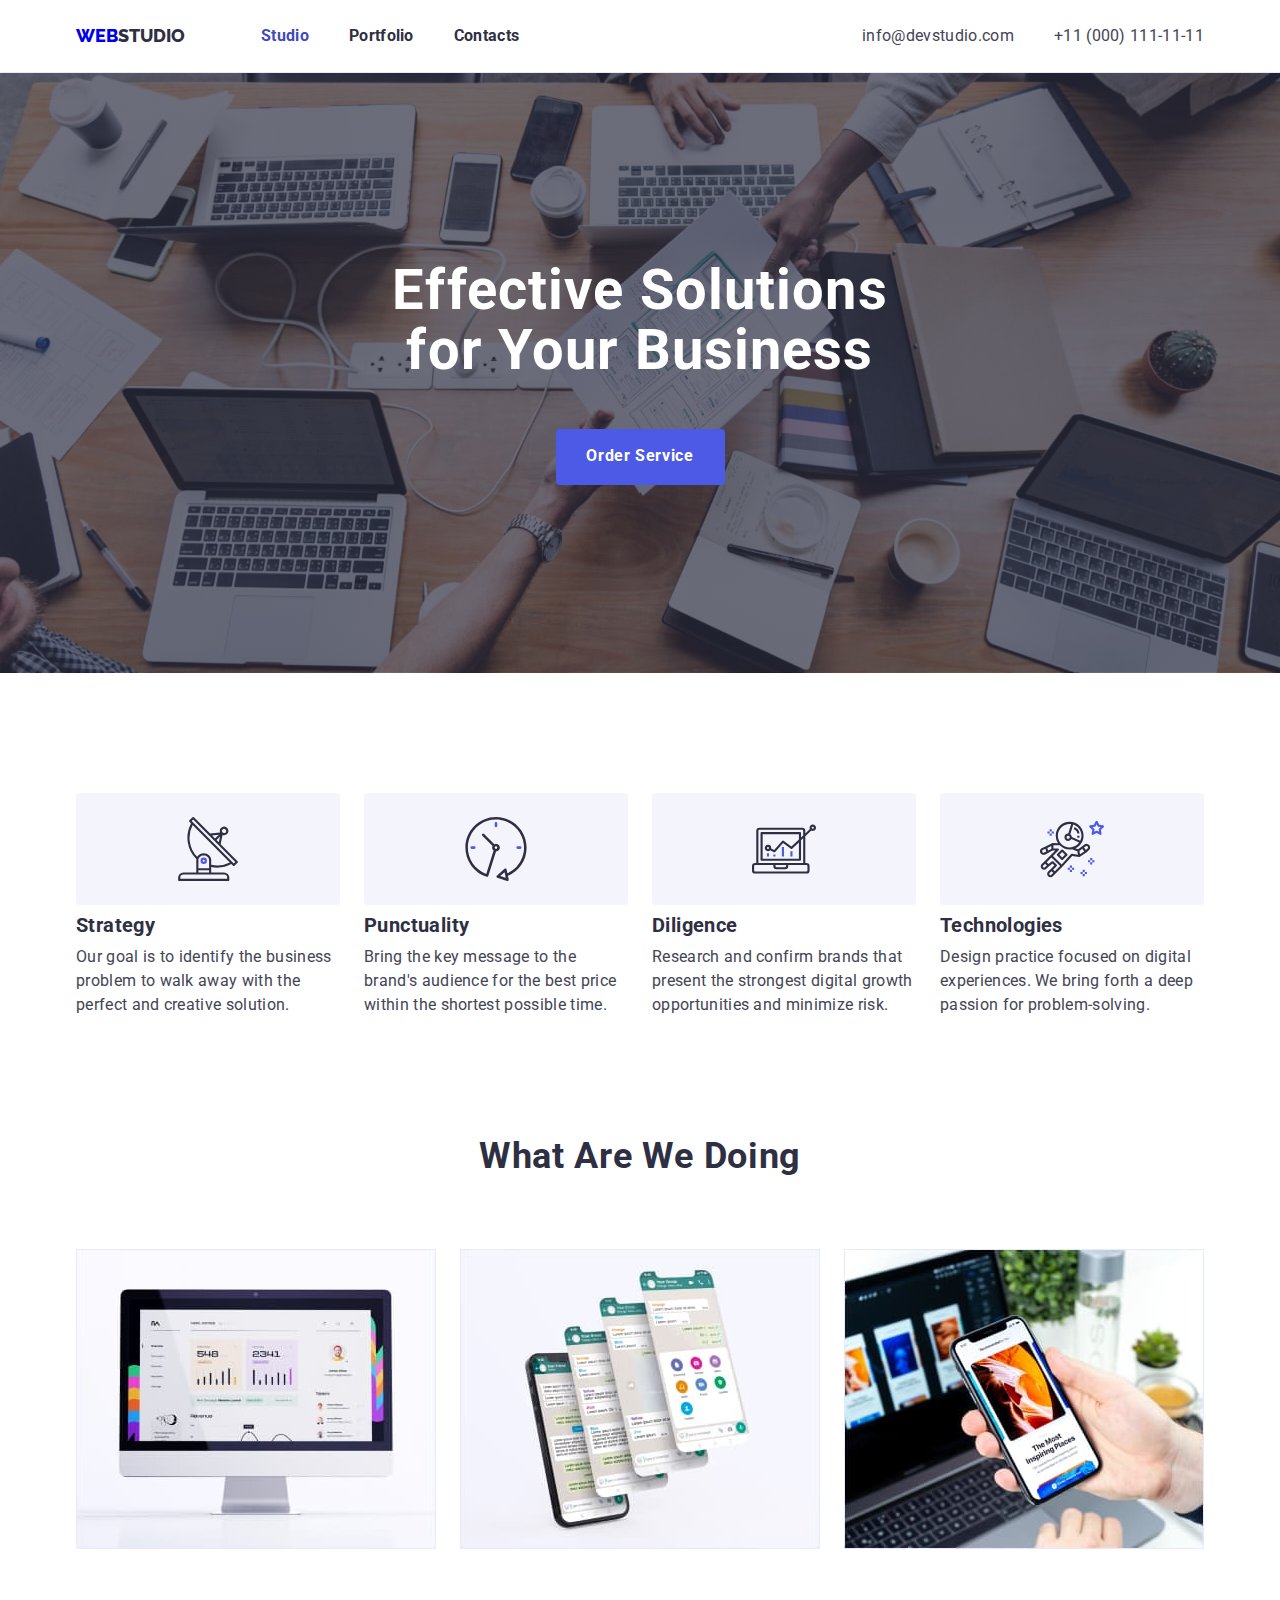
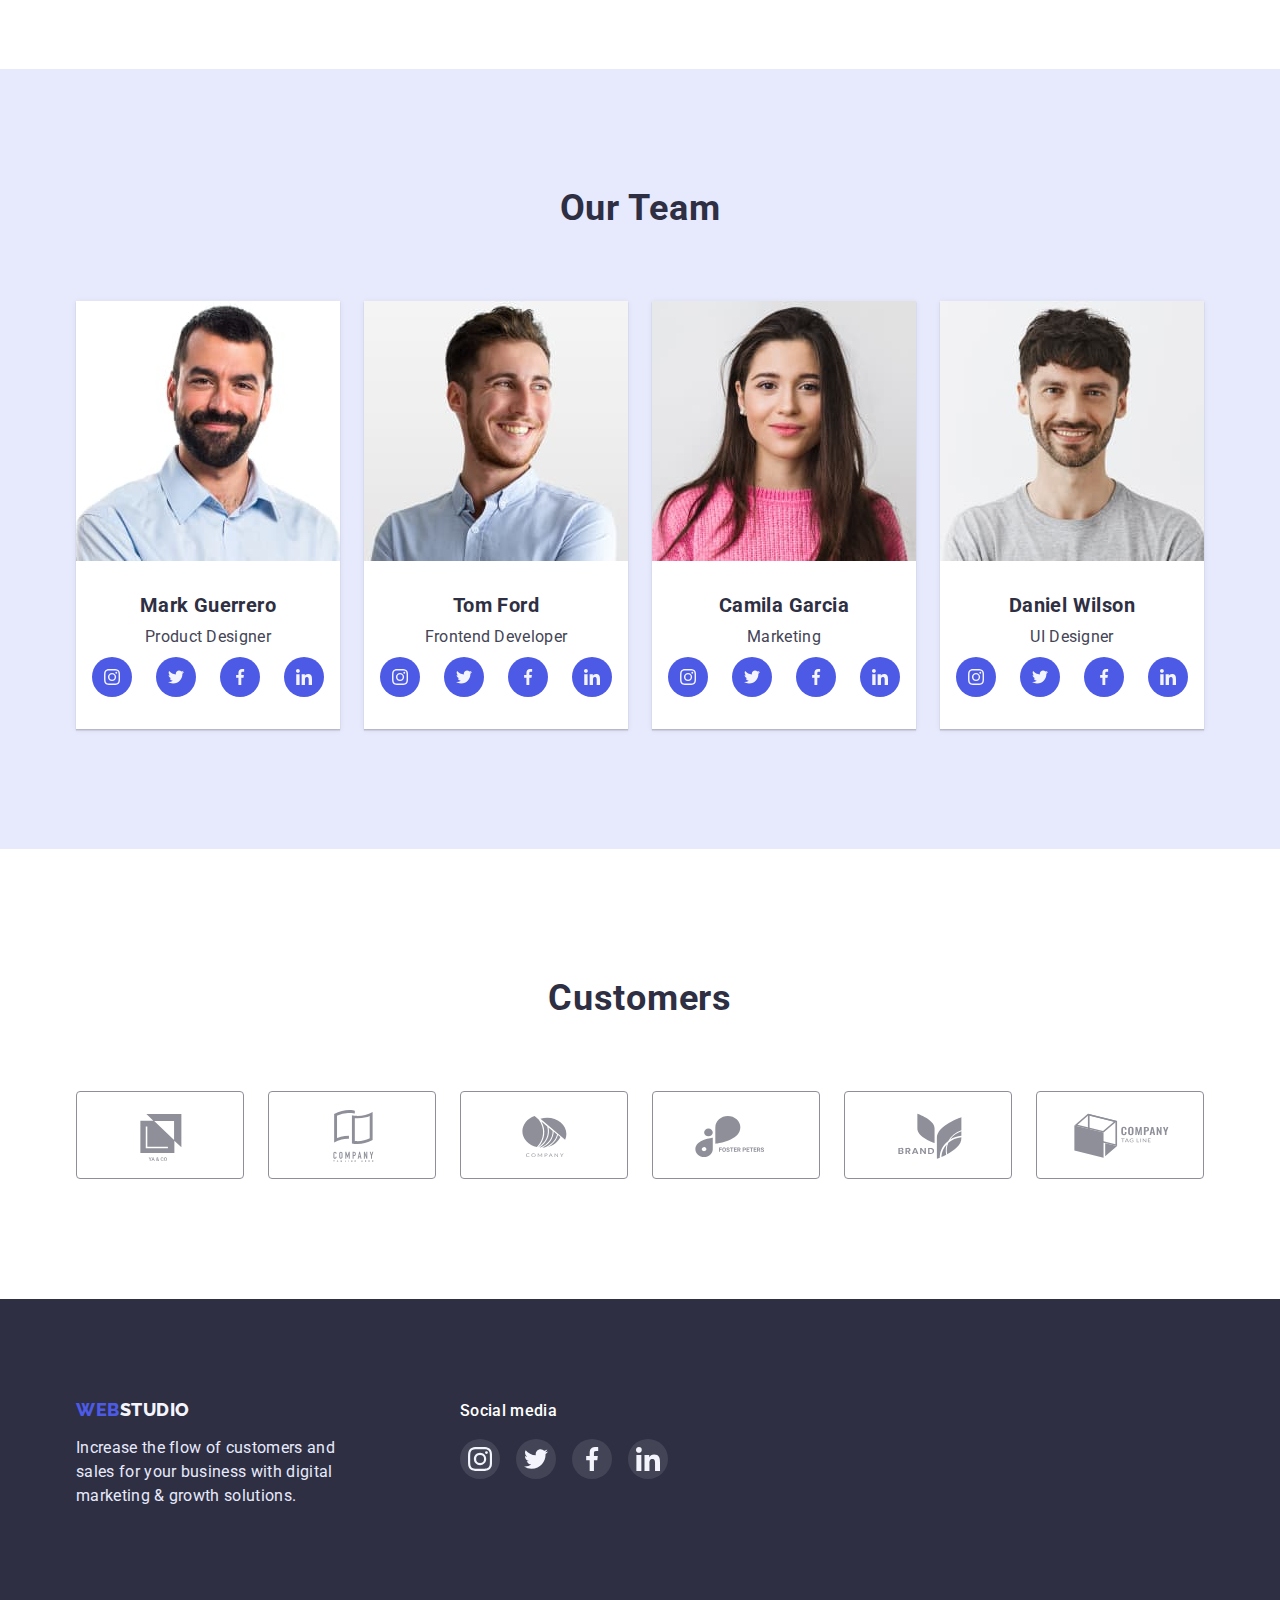
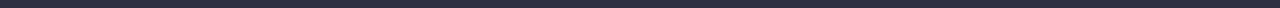
<file: index.html>
<!DOCTYPE html>
<html lang="en">
<head>
    <meta charset="UTF-8">
    <meta http-equiv="X-UA-Compatible" content="IE=edge">
    <meta name="viewport" content="width=device-width, initial-scale=1.0">
    <title>Webstudio</title>
    <link rel="stylesheet" href="https://cdn.jsdelivr.net/npm/modern-normalize@1.1.0/modern-normalize.min.css">
    <link rel="preconnect" href="https://fonts.googleapis.com">
    <link rel="preconnect" href="https://fonts.gstatic.com" crossorigin>
    <link href="https://fonts.googleapis.com/css2?family=Raleway:wght@800&family=Roboto:wght@400;500;700;900&display=swap" rel="stylesheet">
    <link rel="stylesheet" href="./css/styles.css">
</head>
<body>
    <!--HEADER-->   
    <header class="header">
        
        <div class="container header-container">
        <a class="header-logo link" href="./index.html">Web<span class="header-logo-studio">Studio</span></a>
        <nav class="header-navigation">
            <ul class="header-list list">
                <li class="header-item">
                    <a class="header-link link current" href="./index.html">Studio</a>
                </li>
                <li class="header-item">
                    <a class="header-link link" href="./portfolio.html">Portfolio</a>
                </li>
                <li class="header-item">
                    <a class="header-link link" href="">Contacts</a>
                </li>
            </ul>
        </nav>
        <ul class="header-list list">
            <li class="header-item">
                <a class="contacts link" href="mailto:info@devstudio.com">info@devstudio.com</a>
            </li>
            <li class="header-item">
                <a class="contacts link" href="tel:+11(000)1111111">+11 (000) 111-11-11</a>
            </li>
        </ul>
        </div>
    </header>
    <main>
        <!--Hero-->
        <section class="hero">
            <div class="container">
            <h1 class="main-title">Effective Solutions for Your Business</h1>
            <button class="modal-btn" type="button">Order Service</button>
        </div>
        </section>
        <section class="solutions section">
            
            <div class="container">
            <h2 hidden>solution</h2>
                <ul class="menu-solutions list">
                    <li class="menu-item">
                        <div class="menu-item-icon">
                            <svg class="menu-icon" width="64" height="64">
                            <use href="./images/icons.svg/symbol-defs[1].svg#icon-antenna" ></use>
                        </svg>
                        </div>
                        <p class="menu-name">Strategy</p>
                        <p class="menu-text">Our goal is to identify the business
                            problem to walk away with the perfect and creative solution. </p>
                    </li>
                    <li class="menu-item">
                        <div class="menu-item-icon">
                            <svg class="menu-icon" width="64" height="64">
                            <use href="./images/icons.svg/symbol-defs[1].svg#icon-clock" ></use>
                        </svg>
                        </div>
                        <p class="menu-name">Punctuality</p>
                        <p class="menu-text">Bring the key message to the brand's audience for the best price within the shortest possible time.</p>
                    </li>
                    <li class="menu-item">
                        <div class="menu-item-icon">
                            <svg class="menu-icon" width="64" height="64">
                            <use href="./images/icons.svg/symbol-defs[1].svg#icon-diagram" ></use>
                        </svg>
                        </div>
                        <p class="menu-name">Diligence</p>
                        <p class="menu-text">Research and confirm brands that present the strongest digital growth opportunities and minimize risk.
                        </p>
                    </li>
                    <li class="menu-item">
                        <div class="menu-item-icon">
                            <svg class="menu-icon" width="64" height="64">
                            <use href="./images/icons.svg/symbol-defs[1].svg#icon-astronaut-1-1" ></use>
                        </svg>
                        </div>
                        <p class="menu-name">Technologies</p>
                        <p class="menu-text">Design practice focused on digital experiences. We bring forth a deep passion for problem-solving.</p>
                    </li>
                </ul>
                </div>
        </section>
        <section class="images">
            <div class="container">
            <h2 class="images-title title">What are we doing</h2>
            <ul class="images-menu list">
                <li class="images-item"> 
                    <img src="./images/homework1/monitor.jpg" alt="monitor" width="360" height="300">
                </li>
                <li class="images-item"> 
                    <img src="./images/homework1/phones.jpg" alt="phones" width="360" height="300"> 
                </li>
                <li class="images-item">
                    <img src="./images/homework1/phone.jpg" alt="phone" width="360" height="300"> 
                </li>
            </ul>
            </div>
        </section>
        <section class="team section">
            <div class="container">
            <h2 class="team-title title">Our Team</h2>
            <ul class="team-photo list">
                <li class="team-item">
                   
                    <img src="./images/homework1/mark_guerrero.jpg" alt="man with a beard" width="264" height="260"> 
                <div class="team-item-container">
                 <h3 class="team-name">Mark Guerrero</h3> 
            <p class="team-text">Product Designer</p>
            <ul class="team-soc-list list">
                <li class="team-soc-item">
                    <a href="" class="team-soc-link link">
                    <svg class="team-soc-icon" width="16" height="16">
                        <use href="./images/icons.svg/symbol-defs[1].svg#icon-instagram-2-1"></use>
                    </svg>
                </a></li>
                <li class="team-soc-item">
                    <a href="" class="team-soc-link link">
                        <svg class="team-soc-icon" width="16" height="16">
                        <use href="./images/icons.svg/symbol-defs[1].svg#icon-twitter-1-1"></use>
                    </svg>
                </a></li>
                <li class="team-soc-item">
                    <a href="" class="team-soc-link link">
                    <svg class="team-soc-icon" width="16" height="16">
                        <use href="./images/icons.svg/symbol-defs[1].svg#icon-facebook-1-1"></use>
                    </svg>
                </a></li>
                <li class="team-soc-item"><a href="" class="team-soc-link link">
                    <svg class="team-soc-icon" width="16" height="16">
                        <use href="./images/icons.svg/symbol-defs[1].svg#icon-linkedin-1-1"></use>
                    </svg>
                </a></li>
            </ul>

                </div>
        </li>
                <li class="team-item">
                    <img src="./images/homework1/tom_ford.jpg" alt="blond man" width="264" height="260"> 
                <div class="team-item-container">
                    <h3 class="team-name">Tom Ford</h3>
            <p class="team-text">Frontend Developer</p> 
            <ul class="team-soc-list list">
                <li class="team-soc-item">
                    <a href="" class="team-soc-link link">
                    <svg class="team-soc-icon" width="16" height="16">
                        <use href="./images/icons.svg/symbol-defs[1].svg#icon-instagram-2-1"></use>
                    </svg>
                </a></li>
                <li class="team-soc-item">
                    <a href="" class="team-soc-link link">
                        <svg class="team-soc-icon" width="16" height="16">
                        <use href="./images/icons.svg/symbol-defs[1].svg#icon-twitter-1-1"></use>
                    </svg>
                </a></li>
                <li class="team-soc-item">
                    <a href="" class="team-soc-link link">
                    <svg class="team-soc-icon" width="16" height="16">
                        <use href="./images/icons.svg/symbol-defs[1].svg#icon-facebook-1-1"></use>
                    </svg>
                </a></li>
                <li class="team-soc-item"><a href="" class="team-soc-link link">
                    <svg class="team-soc-icon" width="16" height="16">
                        <use href="./images/icons.svg/symbol-defs[1].svg#icon-linkedin-1-1"></use>
                    </svg>
                </a></li>
            </ul>
                </div>
        </li>
                <li class="team-item">
                    <img src="./images/homework1/camila_garcia.jpg" alt="woman" width="264" height="260"> 
                <div class="team-item-container">
                    <h3 class="team-name">Camila Garcia</h3>
                    <p class="team-text">Marketing</p>
                    <ul class="team-soc-list list">
                        <li class="team-soc-item">
                            <a href="" class="team-soc-link link">
                            <svg class="team-soc-icon" width="16" height="16">
                                <use href="./images/icons.svg/symbol-defs[1].svg#icon-instagram-2-1"></use>
                            </svg>
                        </a></li>
                        <li class="team-soc-item">
                            <a href="" class="team-soc-link link">
                                <svg class="team-soc-icon" width="16" height="16">
                                <use href="./images/icons.svg/symbol-defs[1].svg#icon-twitter-1-1"></use>
                            </svg>
                        </a></li>
                        <li class="team-soc-item">
                            <a href="" class="team-soc-link link">
                            <svg class="team-soc-icon" width="16" height="16">
                                <use href="./images/icons.svg/symbol-defs[1].svg#icon-facebook-1-1"></use>
                            </svg>
                        </a></li>
                        <li class="team-soc-item"><a href="" class="team-soc-link link">
                            <svg class="team-soc-icon" width="16" height="16">
                                <use href="./images/icons.svg/symbol-defs[1].svg#icon-linkedin-1-1"></use>
                            </svg>
                        </a></li>
                    </ul>
                </div>
                </li>
                <li class="team-item">
                    <img src="./images/homework1/daniel_wilson.jpg" alt="man in a gray T-shirt" width="264" height="260"> 
                <div class="team-item-container">
                    <h3 class="team-name">Daniel Wilson</h3>
                <p class="team-text">UI Designer</p>
                <ul class="team-soc-list list">
                    <li class="team-soc-item">
                        <a href="" class="team-soc-link link">
                        <svg class="team-soc-icon" width="16" height="16">
                            <use href="./images/icons.svg/symbol-defs[1].svg#icon-instagram-2-1"></use>
                        </svg>
                    </a></li>
                    <li class="team-soc-item">
                        <a href="" class="team-soc-link link">
                            <svg class="team-soc-icon" width="16" height="16">
                            <use href="./images/icons.svg/symbol-defs[1].svg#icon-twitter-1-1"></use>
                        </svg>
                    </a></li>
                    <li class="team-soc-item">
                        <a href="" class="team-soc-link link">
                        <svg class="team-soc-icon" width="16" height="16">
                            <use href="./images/icons.svg/symbol-defs[1].svg#icon-facebook-1-1"></use>
                        </svg>
                    </a></li>
                    <li class="team-soc-item"><a href="" class="team-soc-link link">
                        <svg class="team-soc-icon" width="16" height="16">
                            <use href="./images/icons.svg/symbol-defs[1].svg#icon-linkedin-1-1"></use>
                        </svg>
                    </a></li>
                </ul>
                </div>
            </li>
            </ul>
        </div>
        </section>
        <section class="customers">
            <div class="container">
<h2 class="title">Customers</h2>
<ul class="customers-list list">
    <li class="customers-item"><a href="" class="customers-link link">
        <svg class="customers-icon" width="104" height="56">
            <use href="./images/icons.svg/symbol-defs[1].svg#icon-Logo-1"></use>
        </svg>
    </a></li>
    <li class="customers-item"><a href="" class="customers-link link">
        <svg class="customers-icon" width="104" height="56">
            <use href="./images/icons.svg/symbol-defs[1].svg#icon-Logo-2"></use>
        </svg>
    </a></li>
    <li class="customers-item"><a href="" class="customers-link link">
        <svg class="customers-icon" width="104" height="56">
            <use href="./images/icons.svg/symbol-defs[1].svg#icon-Logo-3"></use>
        </svg>
    </a></li>
    <li class="customers-item"><a href="" class="customers-link link">
        <svg class="customers-icon" width="104" height="56">
            <use href="./images/icons.svg/symbol-defs[1].svg#icon-Logo-4"></use>
        </svg>
    </a></li>
    <li class="customers-item"><a href="" class="customers-link link">
        <svg class="customers-icon" width="104" height="56">
            <use href="./images/icons.svg/symbol-defs[1].svg#icon-Logo-5"></use>
        </svg>
    </a></li>
    <li class="customers-item"><a href="" class="customers-link link">
        <svg class="customers-icon" width="104" height="56">
            <use href="./images/icons.svg/symbol-defs[1].svg#icon-Logo-6"></use>
        </svg>
    </a></li>
</ul>
</div>
        </section>
    </main>
    <footer class="footer">
        <div class=" footer-container container ">
        <div class="">
        <a class="footer-link link" href="/">Web<span class="footer-studio">Studio</span></a>
        <p class="footer-text">Increase the flow of customers and sales for your business with digital marketing & growth solutions.</p>
        </div>
        <div class="">
            <h3 class="footer-title">Social media</h3>
            <ul class="footer-soc-list list">
                <li class="footer-soc-item">
                    <a href="" class="footer-soc-link link">
                    <svg class="footer-soc-icon" width="24" height="24">
                        <use href="./images/icons.svg/symbol-defs[1].svg#icon-instagram-2-1"></use>
                    </svg>
                </a></li>
                <li class="footer-soc-item">
                    <a href="" class="footer-soc-link link">
                        <svg class="footer-soc-icon" width="24" height="24">
                        <use href="./images/icons.svg/symbol-defs[1].svg#icon-twitter-1-1"></use>
                    </svg>
                </a></li>
                <li class="footer-soc-item">
                    <a href="" class="footer-soc-link link">
                    <svg class="footer-soc-icon" width="24" height="24">
                        <use href="./images/icons.svg/symbol-defs[1].svg#icon-facebook-1-1"></use>
                    </svg>
                </a></li>
                <li class="footer-soc-item"><a href="" class="footer-soc-link link">
                    <svg class="footer-soc-icon" width="24" height="24">
                        <use href="./images/icons.svg/symbol-defs[1].svg#icon-linkedin-1-1"></use>
                    </svg>
                </a></li>
            </ul>
        </div></div>
    </footer>
</body>
</html>
</file>
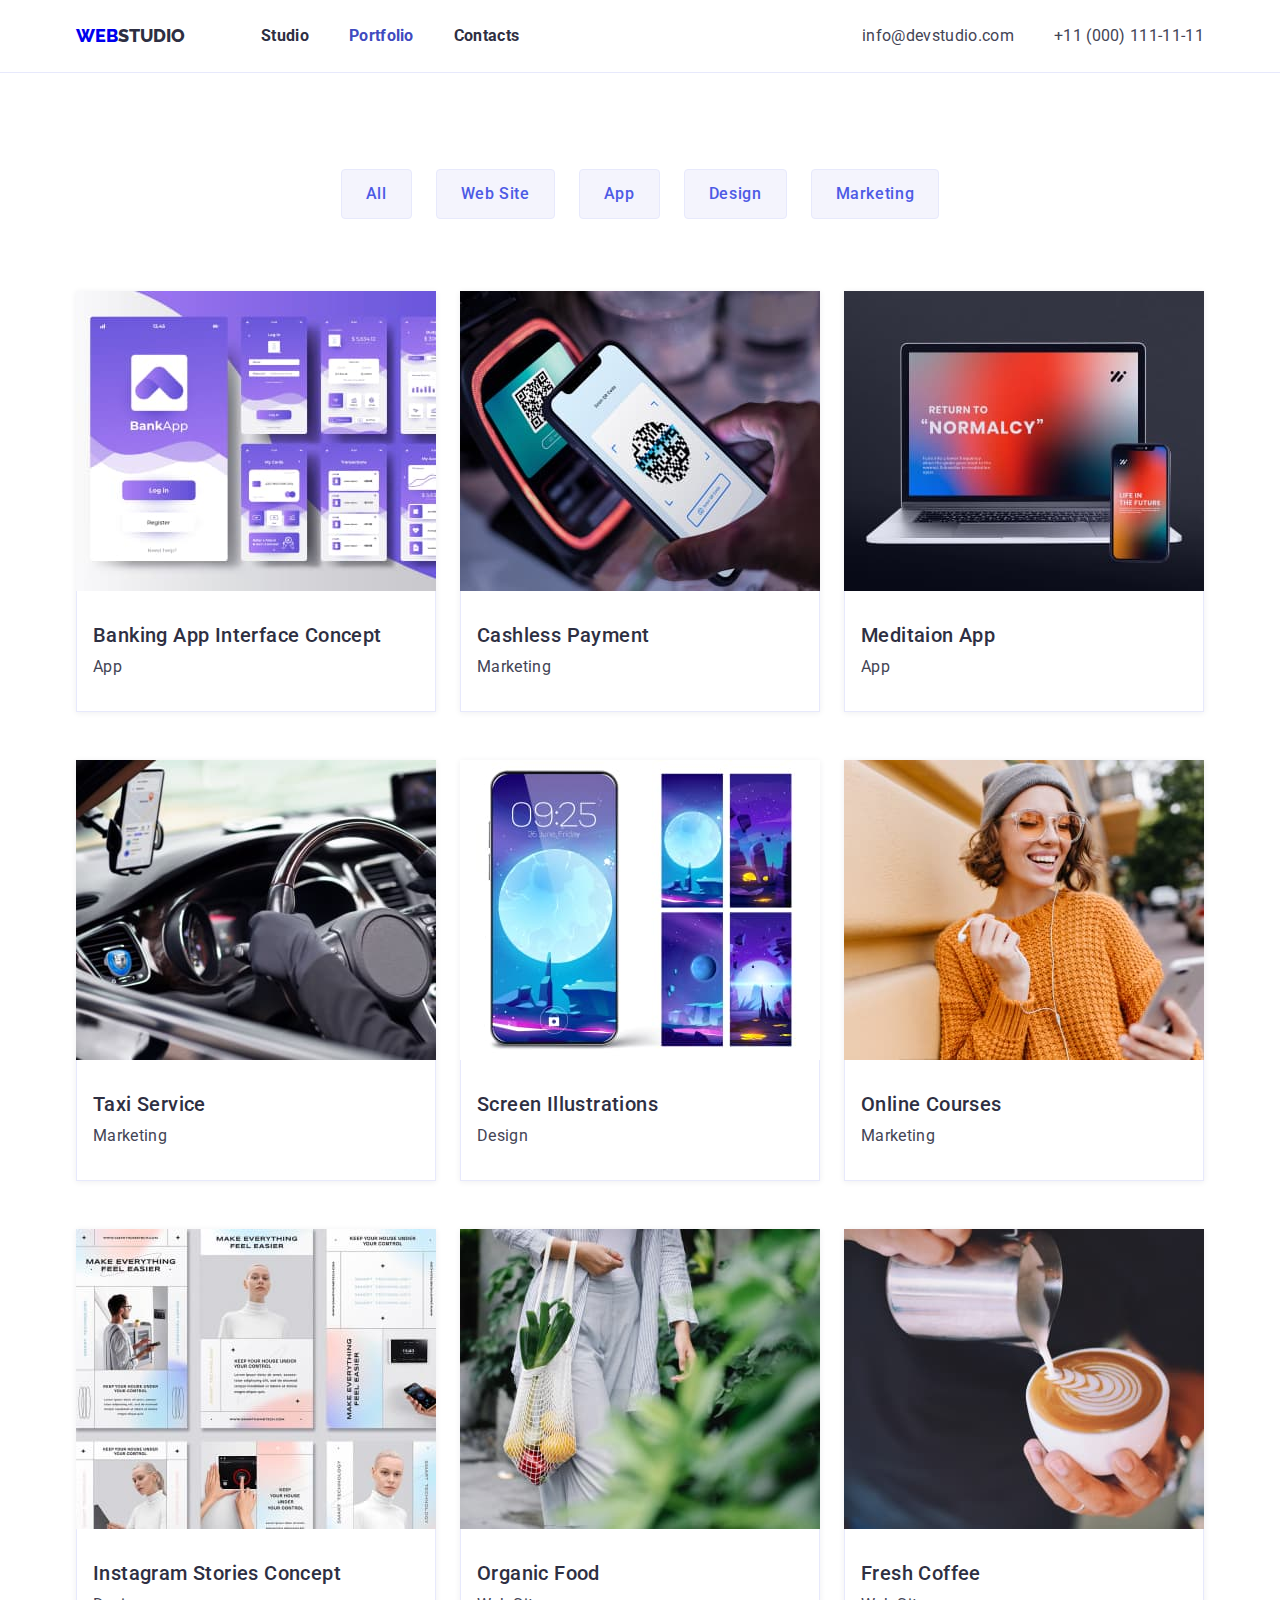
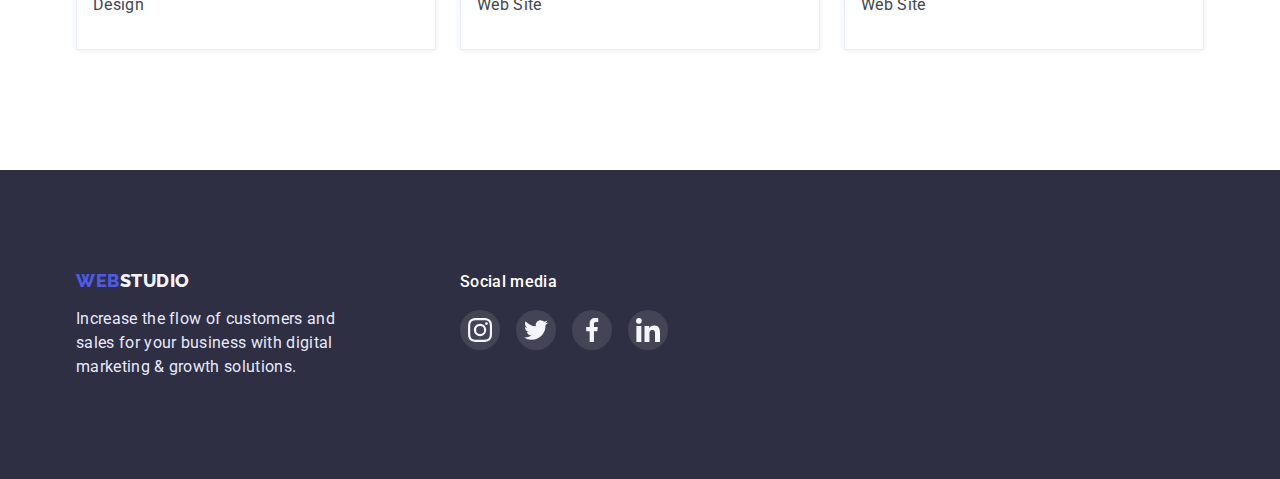
<file: portfolio.html>
<!DOCTYPE html>
<html lang="en">
<head>
    <meta charset="UTF-8">
    <meta http-equiv="X-UA-Compatible" content="IE=edge">
    <meta name="viewport" content="width=device-width, initial-scale=1.0">
    <title>Webstudio</title>
    <link rel="stylesheet" href="https://cdn.jsdelivr.net/npm/modern-normalize@1.1.0/modern-normalize.min.css">
    <link rel="preconnect" href="https://fonts.googleapis.com">
    <link rel="preconnect" href="https://fonts.gstatic.com" crossorigin>
    <link href="https://fonts.googleapis.com/css2?family=Raleway:wght@800&family=Roboto:wght@400;500;700;900&display=swap" rel="stylesheet">
    <link rel="stylesheet" href="./css/styles.css">
</head>
<body>
    <!--HEADER-->   
    <header class="header">
        <div class="container header-container">
        <a class="header-logo link" href="./index.html">Web<span class="header-logo-studio">Studio</span></a>
        <nav class="header-navigation">
            <ul class="header-list list">
                <li class="header-item">
                    <a class="header-link link" href="./index.html">Studio</a>
                </li>
                <li class="header-item">
                    <a class="header-link link current" href="./portfolio.html">Portfolio</a>
                </li>
                <li class="header-item">
                    <a class="header-link link" href="">Contacts</a>
                </li>
            </ul>
        </nav>
        <ul class="header-list list">
            <li class="header-item">
                <a class="contacts link" href="mailto:info@devstudio.com">info@devstudio.com</a>
            </li>
            <li class="header-item">
                <a class="contacts link" href="tel:+11(000)1111111">+11 (000) 111-11-11</a>
            </li>
        </ul>
        </div>
    </header>
    <main>
       <section class="filters">
        <div class="container">
        <h1 class="visually-hidden">Examples of Webstudio works</h1>
        <ul class="filters-list list">
            <li class="filters-item">
            <button class="filters-btn" type="button">All</button>
            </li>
            <li class="filters-item"><button class="filters-btn" type="button">Web Site</button></li>
            <li class="filters-item"><button class="filters-btn" type="button">App</button></li>
            <li class="filters-item"><button class="filters-btn" type="button">Design</button></li>
            <li class="filters-item"><button class="filters-btn" type="button">Marketing</button></li>
        </ul>
    
        <ul class="photos-list list">
<li class="photos-item">
    <a class="photos-link link" href="">
    <img src="./images/hw2/img1.jpg" alt="pages" width="360" height="300">
    <div class="photos-text">
    <h2 class="photos-title">Banking App Interface Concept</h2>
    <p class="photos-subtitle">App</p>
    
</div>
</a>
</li>
<li class="photos-item">
    <a class="photos-link link" href="">
        <img src="./images/hw2/img2.jpg" alt="phone" width="360" height="300">
        <div class="photos-text">
        <h2 class="photos-title">Cashless Payment</h2>
    <p class="photos-subtitle">Marketing</p>
        </div>
    </a>
</li>
<li class="photos-item">
    <a class="photos-link link" href="">
    <img src="./images/hw2/img3.jpg" alt="laptop" width="360" height="300">
    <div class="photos-text">
    <h2 class="photos-title">Meditaion App</h2>
    <p class="photos-subtitle">App</p>
    </div>
</a>
</li>
<li class="photos-item" >
    <a class="photos-link link" href="">
    <img src="./images/hw2/img4.jpg" alt="helm" width="360" height="300">
    <div class="photos-text">
    <h2 class="photos-title">Taxi Service</h2>
    <p class="photos-subtitle">Marketing</p>
</div>
</a>
</li>
<li class="photos-item">
    <a class="photos-link link" href="">
        <img src="./images/hw2/img5.jpg" alt="moon" width="360" height="300">
        <div class="photos-text">
        <h2 class="photos-title">Screen Illustrations</h2>
    <p class="photos-subtitle">Design</p>
    </div>
</a>
</li>
<li class="photos-item">
    <a class="photos-link link" href="">
        <img src="./images/hw2/img6.jpg" alt="woman in orange" width="360" height="300">
        <div class="photos-text">
        <h2 class="photos-title">Online Courses</h2>
    <p class="photos-subtitle">Marketing</p>
        </div>
</a>
</li>
<li class="photos-item">
    <a class="photos-link link" href=""> 
        <img src="./images/hw2/img7.jpg" alt="blonde" width="360" height="300">
        <div class="photos-text">
        <h2 class="photos-title">Instagram Stories Concept</h2>
    <p class="photos-subtitle">Design</p>
        </div>
</a>
</li>
<li class="photos-item">
    <a class="photos-link link" href="">
    <img src="./images/hw2/img8.jpg" alt="woman carries a bag of vegetables" width="360" height="300">
    <div class="photos-text">
    <h2 class="photos-title">Organic Food</h2>
    <p class="photos-subtitle">Web Site</p>
    </div>
</a>
</li>
<li class="photos-item">
    <a class="photos-link link" href="">
    <img src="./images/hw2/img9.jpg" alt="cup of Coffee" width="360" height="300">
    <div class="photos-text">
    <h2 class="photos-title">Fresh Coffee</h2>
    <p class="photos-subtitle">Web Site</p>
    </div>
</a>
</li>
        </ul>
        </div>
       </section>
    
    </main>
    <footer class="footer">
        <div class="footer-container container">
            <div class="">
        <a class="footer-link link" href="/">Web<span class="footer-studio">Studio</span></a>
        <p class="footer-text">Increase the flow of customers and sales for your business with digital marketing & growth solutions.</p>
    </div>
    <div class="">
        <h3 class="footer-title">Social media</h3>
        <ul class="footer-soc-list list">
            <li class="footer-soc-item">
                <a href="" class="footer-soc-link link">
                <svg class="footer-soc-icon" width="24" height="24">
                    <use href="./images/icons.svg/symbol-defs[1].svg#icon-instagram-2-1"></use>
                </svg>
            </a></li>
            <li class="footer-soc-item">
                <a href="" class="footer-soc-link link">
                    <svg class="footer-soc-icon" width="24" height="24">
                    <use href="./images/icons.svg/symbol-defs[1].svg#icon-twitter-1-1"></use>
                </svg>
            </a></li>
            <li class="footer-soc-item">
                <a href="" class="footer-soc-link link">
                <svg class="footer-soc-icon" width="24" height="24">
                    <use href="./images/icons.svg/symbol-defs[1].svg#icon-facebook-1-1"></use>
                </svg>
            </a></li>
            <li class="footer-soc-item"><a href="" class="footer-soc-link link">
                <svg class="footer-soc-icon" width="24" height="24">
                    <use href="./images/icons.svg/symbol-defs[1].svg#icon-linkedin-1-1"></use>
                </svg>
            </a></li>
        </ul>
    </div></div>
    </footer>
</body>
</html>
</file>
<file: css/styles.css>
:root {
    --dark-color:#2E2F42;
    --text-color: #434455;
    --pressed-state-color: #404BBF;
    --btn-color: #FFFFFF;
    --links-color: #4D5AE5;
    --accent-color:#E7E9FC;
    --footer-logo-color: #F4F4FD;
}
body {
    font-family: 'Roboto', sans-serif;
   color: var(--text-color);

}
p,h1,h2,h3,h4,h5,h6 {
    margin-top: 0; 
    margin-bottom: 0;
     }
ol, ul{
    margin-top: 0; 
    margin-bottom: 0;
    padding-left: 0;
}
img {
    display: block;
}
.container {
    width: 1158px;
    padding-left: 15px;
    padding-right: 15px;
margin: 0 auto;


}
.section {
    padding-bottom: 120px;
    padding-top: 120px;
}
/*------------HEADER----------------*/
.list {
    list-style: none;
}
.link {
    text-decoration: none;
}
.header {
    padding-top: 24px;
    padding-bottom: 24px;
    border-bottom: 1px solid var(--accent-color);
}
.header-container {
    display: flex;
    align-items: center;
}

.header-logo {
font-family: 'Raleway', sans-serif;
font-weight: 800;
font-size: 18px;
line-height: 1.33;
text-transform: uppercase;

}

.header-logo-studio {
/* NAVY BLUE */
color: var(--dark-color);
margin-right: 76px;
}


/*-----------------nav-------------------------*/
.header-navigation {
    display: flex;
    align-items: center;
    margin-right: auto;
}
.header-list {
    display: flex;
    gap: 40px;  
}
.header-link {
    font-weight: 700;
    font-size: 16px;
    line-height: 1.5;
    letter-spacing: 0.02em;
   /* navy blue */
    color: var(--dark-color);
}
.header-link:hover,
.header-link:focus {
    color: var(--pressed-state-color);
    background-color:var(--btn-color);
}
.header-list .header-link.current {
    color: var(--pressed-state-color);
}

/*-------------/nav----------------*/


/*--------------contacts--------------*/
.contacts {
    font-size: 16px;
    line-height: 1.5;
    letter-spacing: 0.02em;
/* SLATE */
    color: var(--text-color);
}
.contacts:hover,
.contacts:focus {
    color: var(--pressed-state-color);
   background-color: var(--btn-color);
}
/*----------------/contacts-------------------*/
/*--------------------/HEADER-----------*/
/*---------------MAIN-HERO-------------------*/
.hero {
    padding-top: 188px;
    padding-bottom: 188px;
    background-color: var(--dark-color);
    text-align: center;
    background-image: linear-gradient(
        rgba(46, 47, 66, 0.7),
        rgba(46, 47, 66, 0.7)
    ), url(../images/hw4/people-office.jpg);
    background-repeat: no-repeat;
    background-position: center;
    background-size: cover;
    max-width: 1440px;
    margin: auto;
}

.main-title {
max-width: 496px;
font-weight: 700;
font-size: 56px;
line-height: 1.07;
letter-spacing: 0.02em;
color: var(--btn-color);

margin-left: auto;
margin-right: auto;
margin-bottom: 48px;

}
.modal-btn {
  min-width: 169px;
  height: 56px;
    font-family: inherit;
    font-weight: 700;
    font-size: 16px;
    line-height: 1.18;
    letter-spacing: 0.04em;
    cursor: pointer;
    color: var(--btn-color);    
    background-color: var(--links-color);
    border-radius: 4px;
  border: none;
}
.modal-btn:hover,
.modal-btn:focus
 { 
background-color: var(--pressed-state-color);

}
/*-----------------/Hero----------------*/
/*----------------- Section-SOLUTIONS---------*/
.menu-solutions {
    
    display: flex;
    flex-wrap: wrap;
    gap: 24px;
    column-gap: 24px;
    align-items: center;
     
}
.menu-item {
    flex-basis: calc((100% - 72px)/4);
    max-width: 264px;
}  
.menu-name{
   
    font-weight: 700;
    font-size: 20px;
    line-height: 1.2;
    letter-spacing: 0.02em; 
    /* NAVY BLUE */
    color: var(--dark-color);
    margin-bottom: 8px;
    margin-top: 8px;
}
.menu-text {
    
    font-size: 16px;
    line-height: 1.5;
    letter-spacing: 0.02em;
    /* SLATE */
    color: var(--text-color);    
}
.menu-item-icon {
    display: flex;
    border-radius: 4px;
        background-color: var(--footer-logo-color);
        align-items: center;
        justify-content: center;
        padding-top: 24px;
        padding-bottom: 24px;
}
.menu-icon{
    fill: var(--dark-color);
 
}
   
    
/*-----------------/section-SOLUTIONS---------*/
/*------------------sec-IMAGES-TEAM--------------------*/
.images-menu {
    display: flex;
    flex-wrap: wrap;
    gap: 24px;
    flex-basis: calc((100%-48px)/3);
}
.images {
    padding-bottom: 120px;
   
}
.title {

font-weight: 700;
font-size: 36px;
line-height: 1.11;
letter-spacing: 0.02em;
text-transform: capitalize;
color: var(--dark-color);
margin-bottom: 72px;
text-align: center;
}
/*------------------/sec-IMAGES--------------------*/


.team-item {
    box-shadow: 0px 1px 6px rgba(46, 47, 66, 0.08), 0px 1px 1px rgba(46, 47, 66, 0.16), 0px 2px 1px rgba(46, 47, 66, 0.08);
 
 background: var(--btn-color);

}

.team-name {
    
    font-weight: 700;
    font-size: 20px;
    line-height: 1.2;
    letter-spacing: 0.02em;
    /* NAVY BLUE */
    color: var(--dark-color);
  
    margin-bottom: 8px;
}
.team-text{
    font-size: 16px;
    line-height: 1.5;
    letter-spacing: 0.02em;
    /* SLATE */
    color: var(--text-color);
    margin-bottom: 8px;
}

.team {
    background-color: var(--accent-color);
}
.team-photo {
    display: flex;
    flex-wrap: wrap;
   gap: 24px;
   text-align: center;
   flex-basis: calc((100%-72px)/4); 
  
   
}
.team-item-container {
padding: 32px 16px;
}
.team-soc-list {
    display: flex;
    justify-content: center;
    list-style: none;
    gap: 24px;
    
}

.team-soc-item {
    width: 40px;
    height: 40px;
    
}

.team-soc-link{
    width: 100%;
    height: 100%;
    display: flex;
    border-radius: 50%;
    background-color: var(--links-color);
    align-items: center;
    justify-content: center;
    
}
.team-soc-icon {
    fill:var(--footer-logo-color);
}
.team-soc-link:hover,
.team-soc-link:focus{
    background-color: var(--pressed-state-color);
}

/*------------------/sec-TEAM--------------------*/


/*------------------customers---------------------*/
.customers {
    padding-top: 130px;
    padding-bottom: 120px;
}
.customers-item {
    width: 168px;
    height: 88px;
    
}
.customers-link {
    width: 100%;
    height: 100%; 
    display: flex;
    border: 1px solid #8E8F99;
    border-radius: 4px;
align-items: center;
    justify-content: center;
    background-color: var(--btn-color);
}
.customers-list {
    display: flex;
    justify-content: center;
    list-style: none;
    gap: 24px;
    
}
.customers-icon{
    
    fill: #8E8F99;
   
}
.customers-link:hover ,

.customers-link:focus {
    border: 1px solid var(--pressed-state-color);
   
}
.customers-link:hover .customers-icon,

.customers-link:focus .customers-icon{
fill: var(--pressed-state-color);}



/*------------------FOOTER--------------------*/
.footer-link {
    font-family: 'Raleway', sans-serif;
font-weight: 800;
font-size: 18px;
line-height: 1.17;
letter-spacing: 0.03em;
text-transform: uppercase;
/* IRIS */
color: var(--links-color);

}
.footer-studio {
    /* CLOUD */
    color:var(--footer-logo-color); 
}
.footer-text {
font-size: 16px;
line-height: 1.5;
letter-spacing: 0.02em;
/* CORNFLOWER */
color: var(--accent-color);
margin-top: 16px;
max-width: 264px;
}
.footer {
    background-color: var(--dark-color);
    padding-top: 100px;
    padding-bottom: 100px;
    
}
.footer-container{
    display: flex;
    gap: 120px;
}
.footer-title{
    display: flex;
font-weight: 500;
font-size: 16px;
line-height: 1.5;
/* identical to box height, or 150% */
letter-spacing: 0.02em;
margin-bottom:16px ;
color: var(--btn-color);
}
.footer-soc-list {
    display: flex;
    justify-content: center;
    gap: 16px;
}

.footer-soc-item {
    width: 40px;
    height: 40px;
}
.footer-soc-link {
    width: 100%;
    height: 100%;
    display: flex;
    border-radius: 50%;
    align-items: center;
    justify-content: center;
    background-color: rgba(255, 255, 255, 0.1);
}

.footer-soc-icon {
    fill: var(--footer-logo-color);
}
.footer-soc-link:hover,
.footer-soc-link:focus{
    background-color: #31D0AA;;
}
/*------------------/FOOTER--------------------*/


/*---------------PORTFOLIO-----------------*/
.visually-hidden {
    border: 0;
  clip: rect(0 0 0 0);
  height: 1px;
  margin: -1px;
  overflow: hidden;
  padding: 0;
  position: absolute;
  width: 1px; 
}
.filters {
    padding-top: 96px;
    padding-bottom: 120px;
    
}
.filters-list{
    display: flex;
    flex-basis: calc((100% - 96px)/5);
    justify-content: center;
    gap:24px;
    margin:0 auto; 
    margin-bottom: 72px;
}

.filters-btn {
    font-family: inherit;
font-weight: 500;
font-size: 16px;
line-height: 1.5;
display:flex;
align-items: flex-start;
text-align: center;
letter-spacing: 0.04em;
/* IRIS */
color: var(--links-color);
background: var(--footer-logo-color);
cursor: pointer;
border-radius: 4px;

padding: 12px 24px;
border: 1px solid var(--accent-color);
}
.filters-btn:hover,
.filters-btn:focus {
    color: var(--btn-color);
   background-color: var(--pressed-state-color);
   border: 1px solid var(--pressed-state-color);
   box-shadow: 0px 3px 1px rgba(0, 0, 0, 0.1), 
   0px 2px 1px rgba(0, 0, 0, 0.08), 0px 2px 2px rgba(0, 0, 0, 0.12);
}
.photos-title{
    font-weight: 500;
    font-size: 20px;
    line-height: 1.2;
    letter-spacing: 0.02em;
    /* NAVY BLUE */ 
    color: var(--dark-color); 
    margin-bottom: 8px;
    
}
.photos-subtitle{
    font-size: 16px;
    line-height: 1.5;
    letter-spacing: 0.02em;
    /* SLATE */
    color: var(--text-color);
}

 .photos-list {
 flex-basis: calc((100%-192px)/9);
 display: flex;   
 flex-wrap: wrap;
row-gap: 48px;
column-gap: 24px;
}

.photos-item {
    box-shadow: 0px 1px 6px rgba(46, 47, 66, 0.08);
    background-color: var(--btn-color);}

.photos-item:hover,
.photos-item:focus{  
box-shadow: 0px 1px 6px rgba(46, 47, 66, 0.08), 0px 1px 1px 
rgba(46, 47, 66, 0.16), 0px 2px 1px rgba(46, 47, 66, 0.08);
}

.photos-text {
    border: 1px solid var(--accent-color);
   border-top: 0;
padding-top: 32px;
padding-left: 16px;
padding-bottom: 32px;
}
</file>
